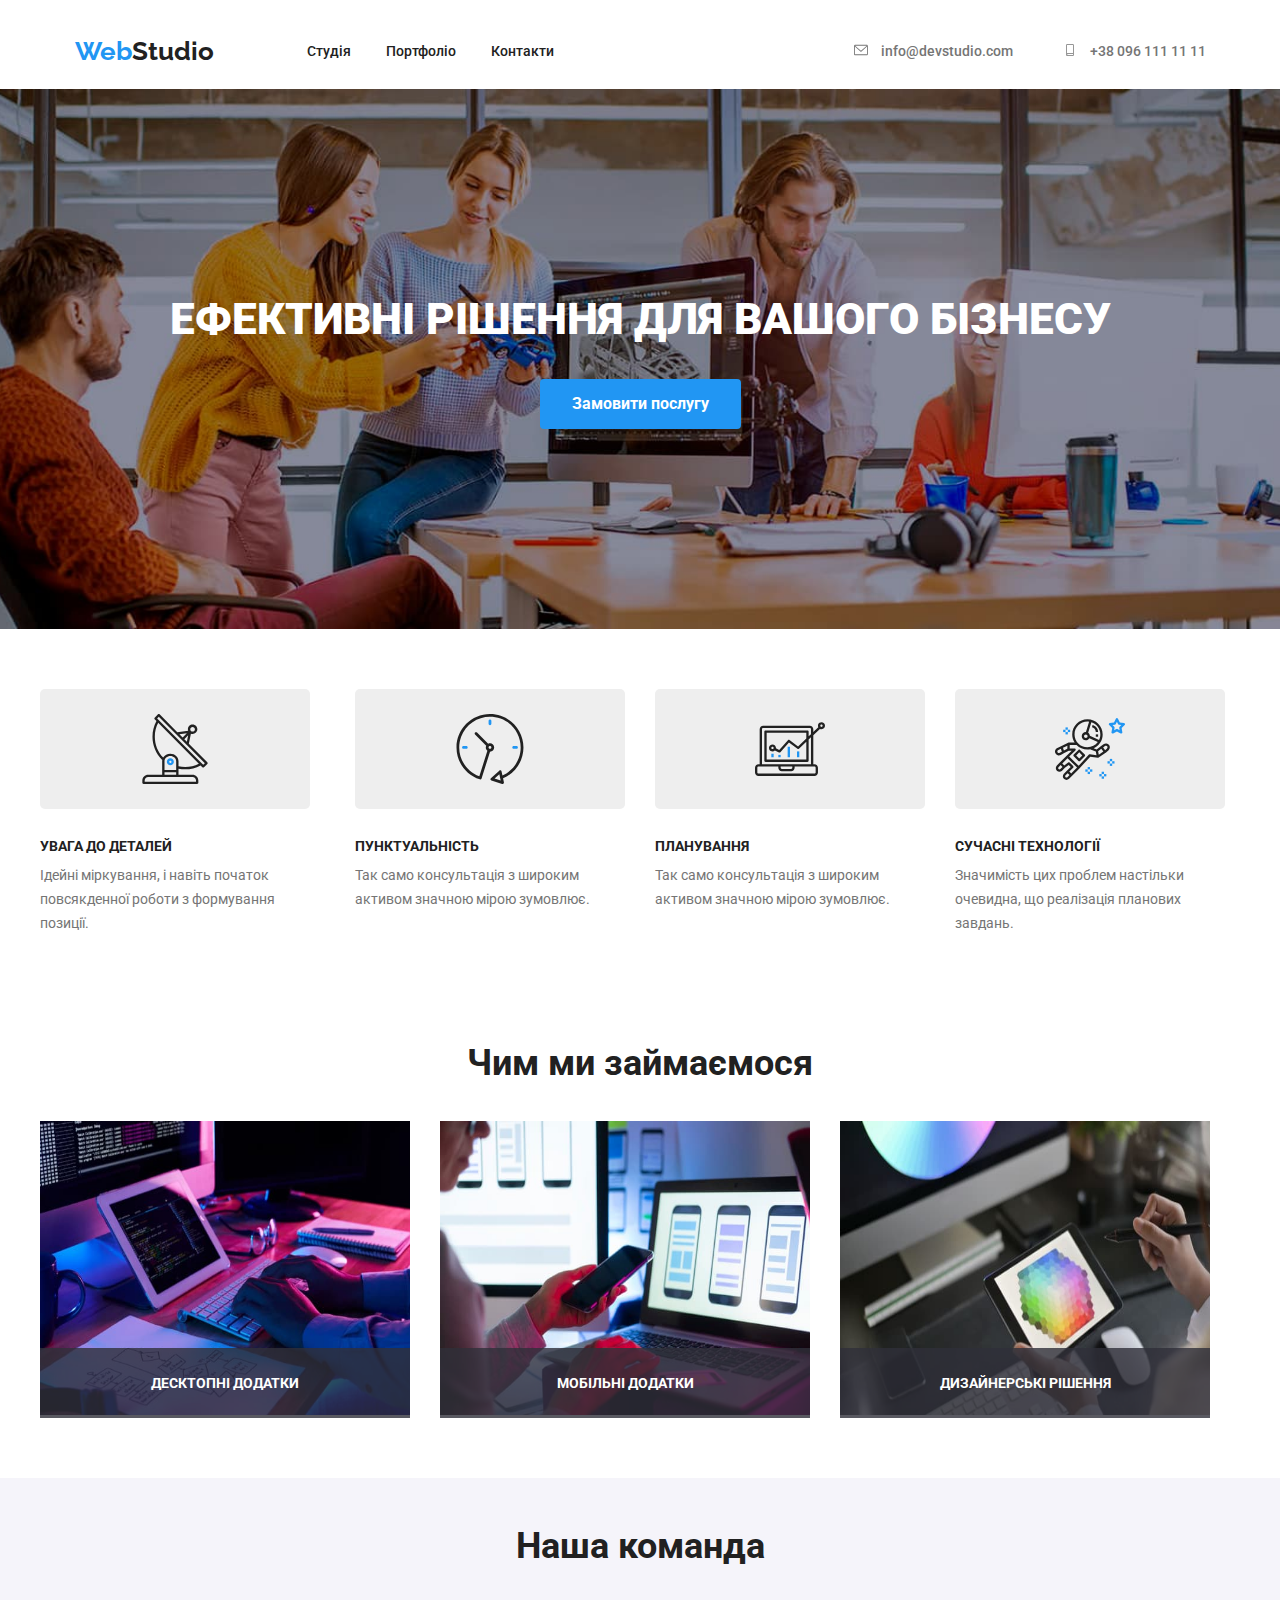
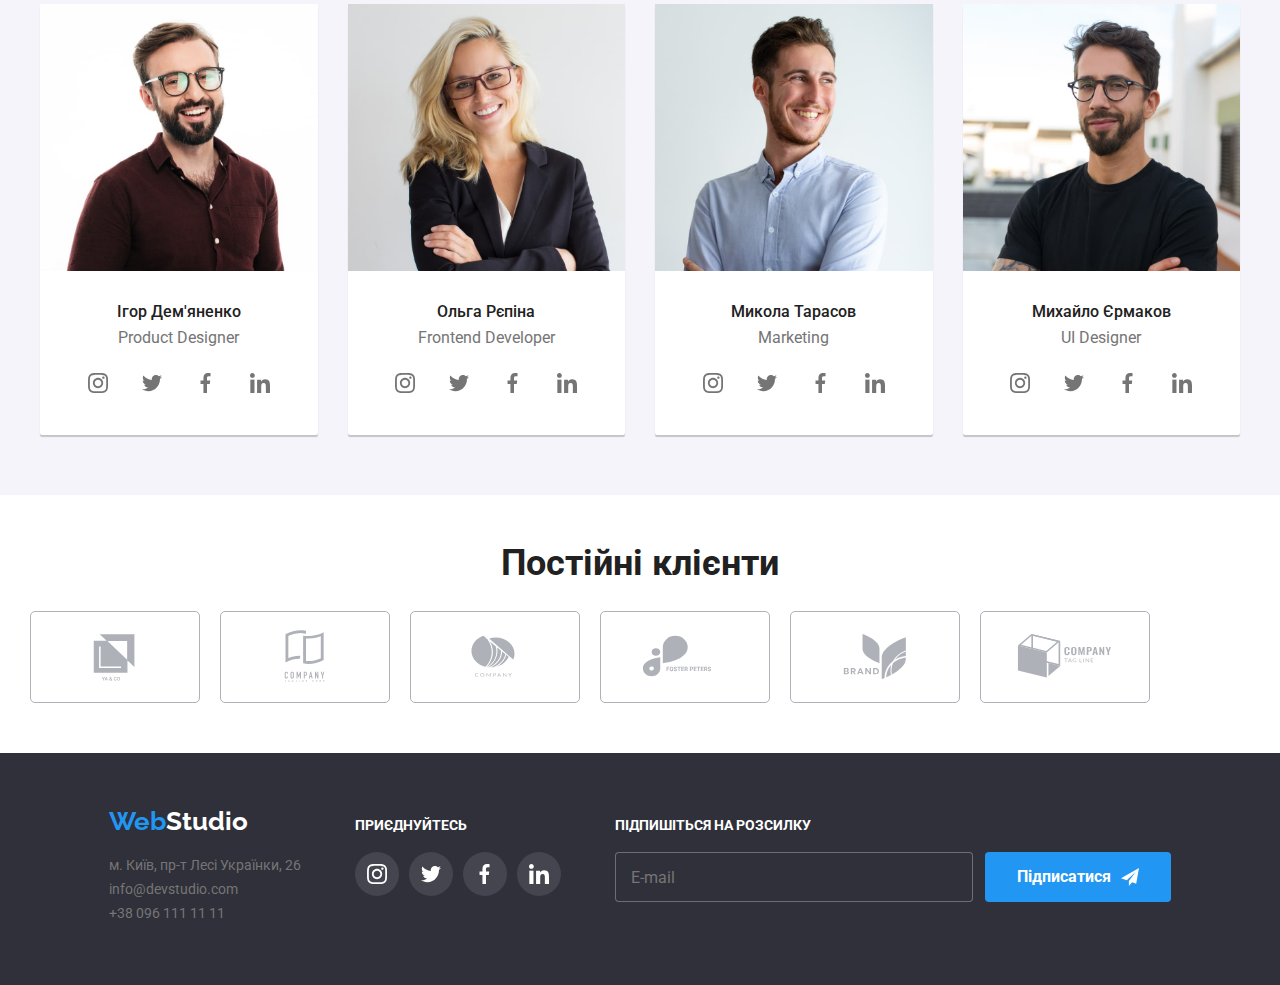
<file: index.html>
<!DOCTYPE html>
<html lang="en">
  <head>
    <meta charset="UTF-8" />
    <meta name="viewport" content="width=device-width, initial-scale=1.0" />
    <link
      href="https://fonts.googleapis.com/css2?family=Raleway:wght@700&family=Roboto:wght@400;500;700&display=swap"
      rel="stylesheet"
    />
    <link
      rel="stylesheet"
      href="https://cdnjs.cloudflare.com/ajax/libs/modern-normalize/1.1.0/modern-normalize.min.css"
    />
    <link rel="stylesheet" href="./css/main.min.css" />
    <title>Document</title>
  </head>
  <body>
    <header class="section-header">
      <div class="container-header">
        <nav class="container-menu">
          <a href="./index.html" class="logo">Web<span>Studio</span></a>
          <button
            class="menu-button"
            data-menu-button
            aria-expanded="false"
            aria-controls="menu-container"
          >
            <svg width="40px" height="40px" aria-label="Перемикач меню">
              <use class="icon-menu" href="./images/icons.svg#icon-phone"></use>
              <use
                class="icon-close"
                href="./images/icons.svg#icon-close"
              ></use>
            </svg>
          </button>
          <div class="site-nav" id="menu-container" data-menu>
            <ul class="site-nav__list">
              <li class="site-nav__item">
                <a class="site-nav__link" href="./index.html">Студія</a>
              </li>
              <li class="site-nav__item">
                <a class="site-nav__link" href="./portfolio.html">Портфоліо</a>
              </li>
              <li class="site-nav__item">
                <a class="site-nav__link" href="#">Контакти</a>
              </li>
            </ul>
            <ul class="button-list">
              <li class="button-item">
                <button type="button" class="button-header">
                  <svg class="button-icon">
                    <use href="./images/icons.svg#icon-mail"></use>
                  </svg>
                  info@devstudio.com
                </button>
              </li>
              <li class="button-item">
                <button type="button" class="button-header">
                  <svg class="button-icon">
                    <use href="./images/icons.svg#icon-smartphone"></use>
                  </svg>
                  +38 096 111 11 11
                </button>
              </li>
            </ul>
            <ul class="header-networks">
              <li class="header-networks__item">
                <a
                  href="https://www.instagram.com/"
                  class="header-networks__link"
                  >Instagram</a
                >
              </li>
              <li class="header-networks__item">
                <a href="https://x.com/" class="header-networks__link"
                  >Twitter</a
                >
              </li>
              <li class="header-networks__item">
                <a
                  href="https://www.facebook.com/login/?locale=uk_UA"
                  class="header-networks__link"
                  >Facebook</a
                >
              </li>
              <li class="header-networks__item">
                <a href="https://ua.linkedin.com/" class="header-networks__link"
                  >LinkedIn</a
                >
              </li>
            </ul>
          </div>
        </nav>
      </div>
    </header>
    <main>
      <section class="section-hero">
        <div class="hero-container">
          <h1 class="section-hero__title">
            Ефективні рішення для вашого бізнесу
          </h1>
          <button data-modal-open class="section-hero__btn" type="button">
            Замовити послугу
          </button>
        </div>
      </section>
      <section class="element">
        <div class="element__container">
          <ul class="features__list">
            <li class="features__item">
              <a href="#" class="features__link">
                <svg class="features__icon" width="70px">
                  <use href="./images/icons.svg#icon-antenna"></use>
                </svg>
              </a>
              <h3 class="features__name">УВАГА ДО ДЕТАЛЕЙ</h3>
              <p class="features__text">
                Ідейні міркування, і навіть початок повсякденної роботи з
                формування позиції.
              </p>
            </li>
            <li class="features__item">
              <a href="#" class="features__link">
                <svg class="features__icon" width="70px">
                  <use href="./images/icons.svg#icon-clock"></use>
                </svg>
              </a>
              <h3 class="features__name">ПУНКТУАЛЬНІСТЬ</h3>
              <p class="features__text">
                Так само консультація з широким активом значною мірою зумовлює.
              </p>
            </li>
            <li class="features__item">
              <a href="#" class="features__link">
                <svg class="features__icon" width="70px">
                  <use href="./images/icons.svg#icon-diagram-1"></use>
                </svg>
              </a>
              <h3 class="features__name">ПЛАНУВАННЯ</h3>
              <p class="features__text">
                Так само консультація з широким активом значною мірою зумовлює.
              </p>
            </li>
            <li class="features__item">
              <a href="#" class="features__link">
                <svg class="features__icon" width="70px">
                  <use href="./images/icons.svg#icon-astronaut"></use>
                </svg>
              </a>

              <h3 class="features__name">СУЧАСНІ ТЕХНОЛОГІЇ</h3>
              <p class="features__text">
                Значимість цих проблем настільки очевидна, що реалізація
                планових завдань.
              </p>
            </li>
          </ul>
        </div>
      </section>
      <section class="element work">
        <div class="element__container">
          <h2 class="element__title">Чим ми займаємося</h2>
          <ul class="work__list">
            <li class="work__item">
              <img
                src="./images/фото1.jpg"
                alt="photo"
                width="370px"
                height="294px"
              />
              <p class="work__name">Десктопні додатки</p>
            </li>
            <li class="work__item">
              <img
                src="./images/фото2.jpg"
                alt="photo"
                width="370px"
                height="294px"
              />
              <p class="work__name">Мобільні додатки</p>
            </li>
            <li class="work__item">
              <img
                src="./images/фото3.jpg"
                alt="photo"
                width="370px"
                height="294px"
              />
              <p class="work__name">Дизайнерські рішення</p>
            </li>
          </ul>
        </div>
      </section>
      <section class="element team">
        <div class="element__container">
          <h2 class="element__title">Наша команда</h2>
          <ul class="team__list">
            <li class="team__item">
              <img
                srcset="
                  ./images/team/team.card-1.mobile.jpg   480w,
                  ./images/team/team.card-1.tablet.jpg   768w,
                  ./images/team/team.card-1.desktop.jpg 1200w
                "
                sizes="(max-width: 480px) 100vw,
                (max-width: 768px) 100vw
                (min-width: 1200px) 1200px"
                src="./images/team/team.card-1.mobile.jpg"
                alt="photo"
                width="100%"
              />
              <p class="team__name">Ігор Дем'яненко</p>
              <p class="team__profession">Product Designer</p>
              <ul class="networks">
                <li class="networks__item">
                  <a href="https://www.instagram.com/" class="networks__link">
                    <svg class="networks__icon">
                      <use href="./images/icons.svg#icon-instagram"></use>
                    </svg>
                  </a>
                </li>
                <li class="networks__item">
                  <a href="https://x.com/" class="networks__link">
                    <svg class="networks__icon">
                      <use href="./images/icons.svg#icon-twitter"></use>
                    </svg>
                  </a>
                </li>
                <li class="networks__item">
                  <a
                    href="https://www.facebook.com/login/?locale=uk_UA"
                    class="networks__link"
                  >
                    <svg class="networks__icon">
                      <use href="./images/icons.svg#icon-facebook"></use>
                    </svg>
                  </a>
                </li>
                <li class="networks__item">
                  <a href="https://ua.linkedin.com/" class="networks__link">
                    <svg class="networks__icon">
                      <use href="./images/icons.svg#icon-linkedin-1"></use>
                    </svg>
                  </a>
                </li>
              </ul>
            </li>
            <li class="team__item">
              <img
                srcset="
                  ./images/team/team.card-2.mobile.jpg   480w,
                  ./images/team/team.card-2.tablet.jpg   768w,
                  ./images/team/team.card-2.desktop.jpg 1200w
                "
                sizes="(max-width: 480px) 100vw,
                (max-width: 768px) 100vw
                (min-width: 1200px) 1200px"
                src="./images/team/team.card-2.mobile.jpg"
                alt="photo"
                width="100%"
              />
              <p class="team__name">Ольга Рєпіна</p>
              <p class="team__profession">Frontend Developer</p>
              <ul class="networks">
                <li class="networks__item">
                  <a href="https://www.instagram.com/" class="networks__link">
                    <svg class="networks__icon">
                      <use href="./images/icons.svg#icon-instagram"></use>
                    </svg>
                  </a>
                </li>
                <li class="networks__item">
                  <a href="https://x.com/" class="networks__link">
                    <svg class="networks__icon">
                      <use href="./images/icons.svg#icon-twitter"></use>
                    </svg>
                  </a>
                </li>
                <li class="networks__item">
                  <a
                    href="https://www.facebook.com/login/?locale=uk_UA"
                    class="networks__link"
                  >
                    <svg class="networks__icon">
                      <use href="./images/icons.svg#icon-facebook"></use>
                    </svg>
                  </a>
                </li>
                <li class="networks__item">
                  <a href="https://ua.linkedin.com/" class="networks__link">
                    <svg class="networks__icon">
                      <use href="./images/icons.svg#icon-linkedin-1"></use>
                    </svg>
                  </a>
                </li>
              </ul>
            </li>
            <li class="team__item">
              <img
                srcset="
                  ./images/team/team.card-3.mobile.jpg   480w,
                  ./images/team/team.card-3.tablet.jpg   768w,
                  ./images/team/team.card-3.desktop.jpg 1200w
                "
                sizes="(max-width: 480px) 100vw,
                (max-width: 768px) 100vw
                (min-width: 1200px) 1200px"
                src="./images/team/team.card-3.mobile.jpg"
                alt="photo"
                width="100%"
              />
              <p class="team__name">Микола Тарасов</p>
              <p class="team__profession">Marketing</p>
              <ul class="networks">
                <li class="networks__item">
                  <a href="https://www.instagram.com/" class="networks__link">
                    <svg class="networks__icon">
                      <use href="./images/icons.svg#icon-instagram"></use>
                    </svg>
                  </a>
                </li>
                <li class="networks__item">
                  <a href="https://x.com/" class="networks__link">
                    <svg class="networks__icon">
                      <use href="./images/icons.svg#icon-twitter"></use>
                    </svg>
                  </a>
                </li>
                <li class="networks__item">
                  <a
                    href="https://www.facebook.com/login/?locale=uk_UA"
                    class="networks__link"
                  >
                    <svg class="networks__icon">
                      <use href="./images/icons.svg#icon-facebook"></use>
                    </svg>
                  </a>
                </li>
                <li class="networks__item">
                  <a href="https://ua.linkedin.com/" class="networks__link">
                    <svg class="networks__icon">
                      <use href="./images/icons.svg#icon-linkedin-1"></use>
                    </svg>
                  </a>
                </li>
              </ul>
            </li>
            <li class="team__item">
              <img
                srcset="
                  ./images/team/team.card-4.mobile.jpg   480w,
                  ./images/team/team.card-4.tablet.jpg   768w,
                  ./images/team/team.card-4.desktop.jpg 1200w
                "
                sizes="(max-width: 480px) 100vw,
                (max-width: 768px) 100vw
                (min-width: 1200px) 1200px"
                src="./images/team/team.card-4.mobile.jpg"
                alt="photo"
                width="100%"
              />
              <p class="team__name">Михайло Єрмаков</p>
              <p class="team__profession">UI Designer</p>
              <ul class="networks">
                <li class="networks__item">
                  <a href="https://www.instagram.com/" class="networks__link">
                    <svg class="networks__icon">
                      <use href="./images/icons.svg#icon-instagram"></use>
                    </svg>
                  </a>
                </li>
                <li class="networks__item">
                  <a href="https://x.com/" class="networks__link">
                    <svg class="networks__icon">
                      <use href="./images/icons.svg#icon-twitter"></use>
                    </svg>
                  </a>
                </li>
                <li class="networks__item">
                  <a
                    href="https://www.facebook.com/login/?locale=uk_UA"
                    class="networks__link"
                  >
                    <svg class="networks__icon">
                      <use href="./images/icons.svg#icon-facebook"></use>
                    </svg>
                  </a>
                </li>
                <li class="networks__item">
                  <a href="https://ua.linkedin.com/" class="networks__link">
                    <svg class="networks__icon">
                      <use href="./images/icons.svg#icon-linkedin-1"></use>
                    </svg>
                  </a>
                </li>
              </ul>
            </li>
          </ul>
        </div>
      </section>
      <section class="element">
        <div class="element__container">
          <h2 class="element__title">Постійні клієнти</h2>
          <ul class="client__list">
            <li class="client__item">
              <svg class="client__icon">
                <use href="./images/icons.svg#icon-group-1"></use>
              </svg>
            </li>
            <li class="client__item">
              <svg class="client__icon">
                <use href="./images/icons.svg#icon-group-2"></use>
              </svg>
            </li>
            <li class="client__item">
              <svg class="client__icon">
                <use href="./images/icons.svg#icon-group-3"></use>
              </svg>
            </li>
            <li class="client__item">
              <svg class="client__icon">
                <use href="./images/icons.svg#icon-group-4"></use>
              </svg>
            </li>
            <li class="client__item">
              <svg class="client__icon">
                <use href="./images/icons.svg#icon-group-5"></use>
              </svg>
            </li>
            <li class="client__item">
              <svg class="client__icon">
                <use href="./images/icons.svg#icon-group-6"></use>
              </svg>
            </li>
          </ul>
        </div>
      </section>
    </main>
    <footer class="footer">
      <div class="footer__container">
        <div class="container">
          <a class="footer__logo" href="./index.html">
            Web<span>Studio</span></a
          >
          <address>
            <ul class="address__list">
              <li class="address__item">
                <a class="address__link" href="#"
                  >м. Київ, пр-т Лесі Українки, 26</a
                >
              </li>
              <li class="address__item">
                <a class="address__link" href="#">info@devstudio.com</a>
              </li>
              <li class="address__item">
                <a class="address__link" href="#">+38 096 111 11 11</a>
              </li>
            </ul>
          </address>
        </div>
        <div class="join">
          <h3 class="join__title">Приєднуйтесь</h3>
          <ul class="networks">
            <li class="networks__item">
              <a href="https://www.instagram.com/" class="networks__link bcgd">
                <svg class="networks__icon">
                  <use href="./images/icons.svg#icon-instagram"></use>
                </svg>
              </a>
            </li>
            <li class="networks__item">
              <a href="https://x.com/" class="networks__link bcgd">
                <svg class="networks__icon">
                  <use href="./images/icons.svg#icon-twitter"></use>
                </svg>
              </a>
            </li>
            <li class="networks__item">
              <a
                href="https://www.facebook.com/login/?locale=uk_UA"
                class="networks__link bcgd"
              >
                <svg class="networks__icon">
                  <use href="./images/icons.svg#icon-facebook"></use>
                </svg>
              </a>
            </li>
            <li class="networks__item">
              <a href="https://ua.linkedin.com/" class="networks__link bcgd">
                <svg class="networks__icon">
                  <use href="./images/icons.svg#icon-linkedin-1"></use>
                </svg>
              </a>
            </li>
          </ul>
        </div>
        <div class="subscribe">
          <div class="subscribe__container">
            <label for="email" class="join__title"
              >Підпишіться на розсилку</label
            >
            <input
              type="text"
              name="email"
              id="email"
              class="footer-email"
              placeholder="E-mail"
            />
          </div>
          <button class="section-hero__btn send" type="submit">
            Підписатися<svg width="18px" height="18px">
              <use href="./images/icons.svg#icon-icon-send"></use>
            </svg>
          </button>
        </div>
      </div>
    </footer>
    <div class="backdrop is-hidden" data-modal>
      <div class="modal">
        <button class="modal-close" data-modal-close>
          <svg class="close-btn">
            <use href="./images/icons.svg#icon-close"></use>
          </svg>
        </button>
        <form class="form">
          <h2 class="modal-title">Залиште свої дані, ми вам передзвонимо</h2>
          <ul class="modal-list">
            <li class="modal-item">
              <label for="name" class="form-name">Iм'я</label>
              <input type="text" name="name" id="name" />
              <svg class="modal-icon">
                <use href="./images/icons.svg#icon-person"></use>
              </svg>
            </li>
            <li class="modal-item">
              <label for="tel" class="form-name">Телефон</label>
              <input type="text" name="tel" id="tel" />
              <svg class="modal-icon">
                <use href="./images/icons.svg#icon-phone"></use>
              </svg>
            </li>
            <li class="modal-item">
              <label for="email" class="form-name">Пошта</label>
              <input type="text" name="email" id="email" />
              <svg class="modal-icon">
                <use href="./images/icons.svg#icon-email"></use>
              </svg>
            </li>
          </ul>
          <div class="modal-item">
            <label class="form-name">Коментар</label>
            <textarea placeholder="Введіть текст"></textarea>
          </div>
          <div class="vector-container">
            <label class="checkbox-label">
              <input
                class="checkbox"
                type="checkbox"
                name="checkbox"
                value=""
              />
              <p class="contract">
                Погоджуюся з розсилкою та приймаю <span>Умови договору</span>
              </p></label
            >
          </div>
          <button class="section-hero__btn">Відправити</button>
        </form>
      </div>
    </div>
    <script src="./js/modal.js"></script>
    <script src="./js/menu.js"></script>
  </body>
</html>
</file>
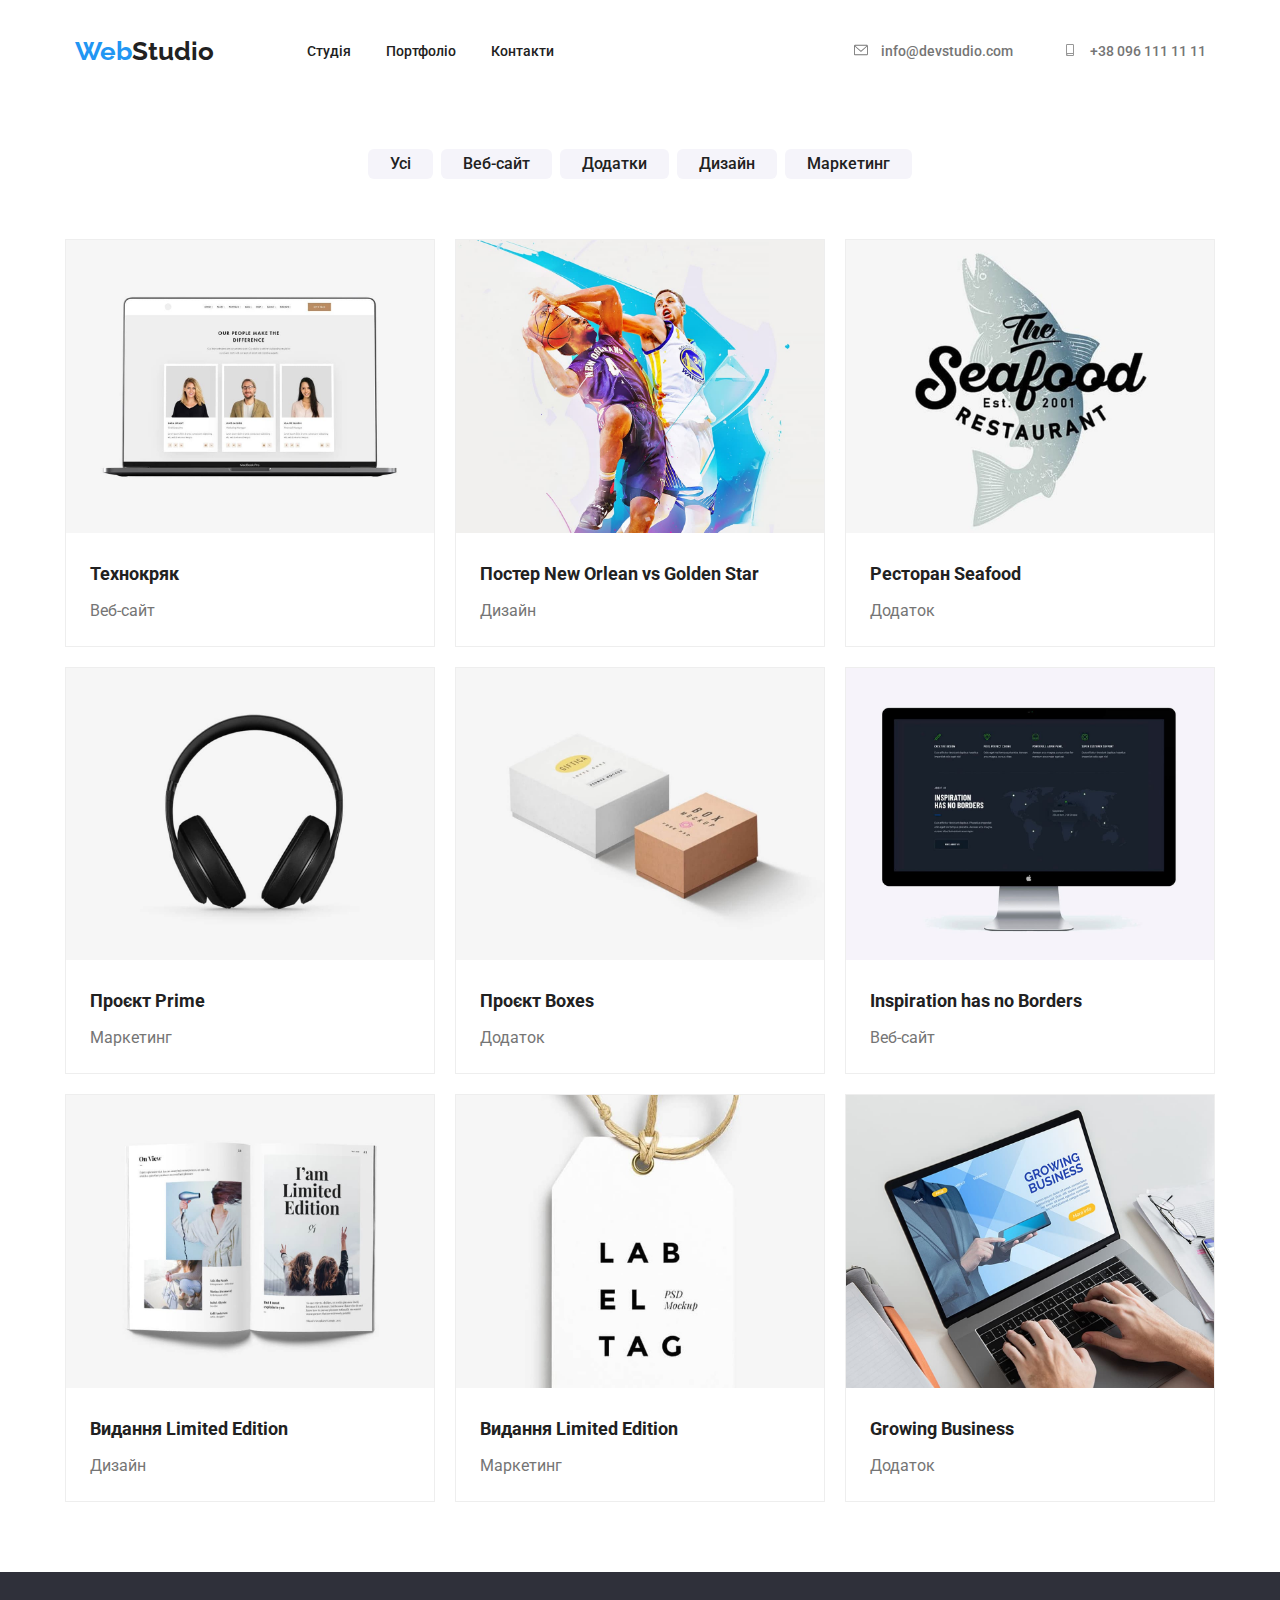
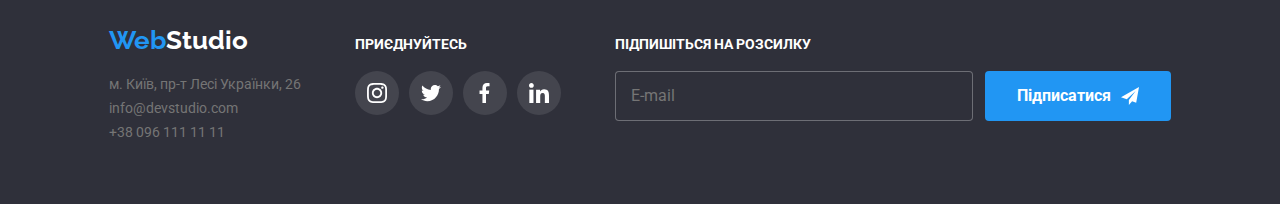
<file: portfolio.html>
<!DOCTYPE html>
<html lang="en">
  <head>
    <meta charset="UTF-8" />
    <meta name="viewport" content="width=device-width, initial-scale=1.0" />
    <link
      href="https://fonts.googleapis.com/css2?family=Raleway:wght@700&family=Roboto:wght@400;500;700&display=swap"
      rel="stylesheet"
    />
    <link
      rel="stylesheet"
      href="https://cdnjs.cloudflare.com/ajax/libs/modern-normalize/1.1.0/modern-normalize.min.css"
    />
    <link rel="stylesheet" href="./css/main.min.css" />
    <title>Document</title>
  </head>
  <body>
    <header class="section-header">
      <div class="container-header">
        <nav class="container-menu">
          <a href="./index.html" class="logo">Web<span>Studio</span></a>
          <button
            class="menu-button"
            data-menu-button
            aria-expanded="false"
            aria-controls="menu-container"
          >
            <svg width="40px" height="40px" aria-label="Перемикач меню">
              <use class="icon-menu" href="./images/icons.svg#icon-phone"></use>
              <use
                class="icon-close"
                href="./images/icons.svg#icon-close"
              ></use>
            </svg>
          </button>
          <div class="site-nav" id="menu-container" data-menu>
            <ul class="site-nav__list">
              <li class="site-nav__item">
                <a class="site-nav__link" href="./index.html">Студія</a>
              </li>
              <li class="site-nav__item">
                <a class="site-nav__link" href="./portfolio.html">Портфоліо</a>
              </li>
              <li class="site-nav__item">
                <a class="site-nav__link" href="#">Контакти</a>
              </li>
            </ul>
            <ul class="button-list">
              <li class="button-item">
                <button type="button" class="button-header">
                  <svg class="button-icon">
                    <use href="./images/icons.svg#icon-mail"></use>
                  </svg>
                  info@devstudio.com
                </button>
              </li>
              <li class="button-item">
                <button type="button" class="button-header">
                  <svg class="button-icon">
                    <use href="./images/icons.svg#icon-smartphone"></use>
                  </svg>
                  +38 096 111 11 11
                </button>
              </li>
            </ul>
            <ul class="header-networks">
              <li class="header-networks__item">
                <a
                  href="https://www.instagram.com/"
                  class="header-networks__link"
                  >Instagram</a
                >
              </li>
              <li class="header-networks__item">
                <a href="https://x.com/" class="header-networks__link"
                  >Twitter</a
                >
              </li>
              <li class="header-networks__item">
                <a
                  href="https://www.facebook.com/login/?locale=uk_UA"
                  class="header-networks__link"
                  >Facebook</a
                >
              </li>
              <li class="header-networks__item">
                <a href="https://ua.linkedin.com/" class="header-networks__link"
                  >LinkedIn</a
                >
              </li>
            </ul>
          </div>
        </nav>
      </div>
    </header>
    <main>
      <section class="section-button">
        <div class="button-container">
          <ul class="button__list">
            <li class="button__item">
              <button class="button__name" type="button">Усі</button>
            </li>
            <li class="button__item">
              <button class="button__name" type="button">Веб-сайт</button>
            </li>
            <li class="button__item">
              <button class="button__name" type="button">Додатки</button>
            </li>
            <li class="button__item">
              <button class="button__name" type="button">Дизайн</button>
            </li>
            <li class="button__item">
              <button class="button__name" type="button">Маркетинг</button>
            </li>
          </ul>
          <ul class="card__list">
            <li class="card__item">
              <p class="card__text">
                Ресурс пропонує комплексні пропозиції з різним рівнем
                функціоналу та сервісів. Все це дозволить відвідувачу отримати
                вичерпні відомості про компанію чи приватну особу.
              </p>
              <img
                srcset="
                  ./images/portfolio/card-1.mobile.jpg   480w,
                  ./images/portfolio/card-1.tablet.jpg   768w,
                  ./images/portfolio/card-1.desktop.jpg 1200w
                "
                sizes="(max-width: 480px) 100vw,
                (max-width: 768px) 100vw, 
                (min-width: 769px) 1200px"
                src="./images/portfolio/card-1.mobile.jpg"
                alt="picture"
                width="100%"
              />
              <p class="card__name">Технокряк</p>
              <p class="card__btn">Веб-сайт</p>
            </li>
            <li class="card__item">
              <p class="card__text">
                Ресурс пропонує комплексні пропозиції з різним рівнем
                функціоналу та сервісів. Все це дозволить відвідувачу отримати
                вичерпні відомості про компанію чи приватну особу.
              </p>
              <img
                srcset="
                  ./images/portfolio/card-2.mobile.jpg   480w,
                  ./images/portfolio/card-2.tablet.jpg   768w,
                  ./images/portfolio/card-2.desktop.jpg 1200w
                "
                sizes="(max-width: 480px) 100vw,
                (max-width: 768px) 100vw, 
                (min-width: 769px) 1200px"
                src="./images/portfolio/card-2.mobile.jpg"
                alt="picture"
                width="100%"
              />
              <p class="card__name">Постер New Orlean vs Golden Star</p>
              <p class="card__btn">Дизайн</p>
            </li>
            <li class="card__item">
              <p class="card__text">
                Ресурс пропонує комплексні пропозиції з різним рівнем
                функціоналу та сервісів. Все це дозволить відвідувачу отримати
                вичерпні відомості про компанію чи приватну особу.
              </p>
              <img
                srcset="
                  ./images/portfolio/card-3.mobile.jpg   480w,
                  ./images/portfolio/card-3.tablet.jpg   768w,
                  ./images/portfolio/card-3.desktop.jpg 1200w
                "
                sizes="(max-width: 480px) 100vw,
                (max-width: 768px) 100vw, 
                (min-width: 769px) 1200px"
                src="./images/portfolio/card-3.mobile.jpg"
                alt="picture"
                width="100%"
              />
              <p class="card__name">Ресторан Seafood</p>
              <p class="card__btn">Додаток</p>
            </li>
            <li class="card__item">
              <p class="card__text">
                Ресурс пропонує комплексні пропозиції з різним рівнем
                функціоналу та сервісів. Все це дозволить відвідувачу отримати
                вичерпні відомості про компанію чи приватну особу.
              </p>
              <img
                srcset="
                  ./images/portfolio/card-4.mobile.jpg   480w,
                  ./images/portfolio/card-4.tablet.jpg   768w,
                  ./images/portfolio/card-4.desktop.jpg 1200w
                "
                src="./images/portfolio/card-4.mobile.jpg"
                alt="picture"
                width="100%"
              />
              <p class="card__name">Проєкт Prime</p>
              <p class="card__btn">Маркетинг</p>
            </li>
            <li class="card__item">
              <p class="card__text">
                Ресурс пропонує комплексні пропозиції з різним рівнем
                функціоналу та сервісів. Все це дозволить відвідувачу отримати
                вичерпні відомості про компанію чи приватну особу.
              </p>
              <img
                srcset="
                  ./images/portfolio/card-5.mobile.jpg   480w,
                  ./images/portfolio/card-5.tablet.jpg   768w,
                  ./images/portfolio/card-5.desktop.jpg 1200w
                "
                sizes="(max-width: 480px) 100vw,
                (max-width: 768px) 100vw, 
                (min-width: 769px) 1200px"
                src="./images/portfolio/card-5.mobile.jpg"
                alt="picture"
                width="100%"
              />
              <p class="card__name">Проєкт Boxes</p>
              <p class="card__btn">Додаток</p>
            </li>
            <li class="card__item">
              <p class="card__text">
                Ресурс пропонує комплексні пропозиції з різним рівнем
                функціоналу та сервісів. Все це дозволить відвідувачу отримати
                вичерпні відомості про компанію чи приватну особу.
              </p>
              <img
                srcset="
                  ./images/portfolio/card-6.mobile.jpg   480w,
                  ./images/portfolio/card-6.tablet.jpg   768w,
                  ./images/portfolio/card-6.desktop.jpg 1200w
                "
                sizes="(max-width: 480px) 100vw,
                (max-width: 768px) 100vw, 
                (min-width: 769px) 1200px"
                src="./images/portfolio/card-6.mobile.jpg"
                alt="picture"
                width="100%"
              />
              <p class="card__name">Inspiration has no Borders</p>
              <p class="card__btn">Веб-сайт</p>
            </li>
            <li class="card__item">
              <p class="card__text">
                Ресурс пропонує комплексні пропозиції з різним рівнем
                функціоналу та сервісів. Все це дозволить відвідувачу отримати
                вичерпні відомості про компанію чи приватну особу.
              </p>
              <img
                srcset="
                  ./images/portfolio/card-7.mobile.jpg   480w,
                  ./images/portfolio/card-7.tablet.jpg   768w,
                  ./images/portfolio/card-7.desktop.jpg 1200w
                "
                sizes="(max-width: 480px) 100vw,
                (max-width: 768px) 100vw, 
                (min-width: 769px) 1200px"
                src="./images/portfolio/card-7.mobile.jpg"
                alt="picture"
                width="100%"
              />
              <p class="card__name">Видання Limited Edition</p>
              <p class="card__btn">Дизайн</p>
            </li>
            <li class="card__item">
              <p class="card__text">
                Ресурс пропонує комплексні пропозиції з різним рівнем
                функціоналу та сервісів. Все це дозволить відвідувачу отримати
                вичерпні відомості про компанію чи приватну особу.
              </p>
              <img
                srcset="
                  ./images/portfolio/card-8.mobile.jpg   480w,
                  ./images/portfolio/card-8.tablet.jpg   768w,
                  ./images/portfolio/card-8.desktop.jpg 1200w
                "
                sizes="(max-width: 480px) 100vw,
                (max-width: 768px) 100vw, 
                (min-width: 769px) 1200px"
                src="./images/portfolio/card-8.mobile.jpg"
                alt="picture"
                width="100%"
              />
              <p class="card__name">Видання Limited Edition</p>
              <p class="card__btn">Маркетинг</p>
            </li>
            <li class="card__item">
              <p class="card__text">
                Ресурс пропонує комплексні пропозиції з різним рівнем
                функціоналу та сервісів. Все це дозволить відвідувачу отримати
                вичерпні відомості про компанію чи приватну особу.
              </p>
              <img
                srcset="
                  ./images/portfolio/card-9.mobile.jpg   480w,
                  ./images/portfolio/card-9.tablet.jpg   768w,
                  ./images/portfolio/card-9.desktop.jpg 1200w
                "
                sizes="(max-width: 480px) 100vw,
                (max-width: 768px) 100vw, 
                (min-width: 769px) 1200px"
                src="./images/portfolio/card-9.mobile.jpg"
                alt="picture"
                width="100%"
              />
              <p class="card__name">Growing Business</p>
              <p class="card__btn">Додаток</p>
            </li>
          </ul>
        </div>
      </section>
    </main>
    <footer class="footer">
      <div class="footer__container">
        <div class="container">
          <a class="footer__logo" href="./index.html">
            Web<span>Studio</span></a
          >
          <address>
            <ul class="address__list">
              <li class="address__item">
                <a class="address__link" href="#"
                  >м. Київ, пр-т Лесі Українки, 26</a
                >
              </li>
              <li class="address__item">
                <a class="address__link" href="#">info@devstudio.com</a>
              </li>
              <li class="address__item">
                <a class="address__link" href="#">+38 096 111 11 11</a>
              </li>
            </ul>
          </address>
        </div>
        <div class="join">
          <h3 class="join__title">Приєднуйтесь</h3>
          <ul class="networks">
            <li class="networks__item">
              <a href="https://www.instagram.com/" class="networks__link bcgd">
                <svg class="networks__icon">
                  <use href="./images/icons.svg#icon-instagram"></use>
                </svg>
              </a>
            </li>
            <li class="networks__item">
              <a href="https://x.com/" class="networks__link bcgd">
                <svg class="networks__icon">
                  <use href="./images/icons.svg#icon-twitter"></use>
                </svg>
              </a>
            </li>
            <li class="networks__item">
              <a
                href="https://www.facebook.com/login/?locale=uk_UA"
                class="networks__link bcgd"
              >
                <svg class="networks__icon">
                  <use href="./images/icons.svg#icon-facebook"></use>
                </svg>
              </a>
            </li>
            <li class="networks__item">
              <a href="https://ua.linkedin.com/" class="networks__link bcgd">
                <svg class="networks__icon">
                  <use href="./images/icons.svg#icon-linkedin-1"></use>
                </svg>
              </a>
            </li>
          </ul>
        </div>
        <div class="subscribe">
          <div class="subscribe__container">
            <label for="email" class="join__title"
              >Підпишіться на розсилку</label
            >
            <input
              type="text"
              name="email"
              id="email"
              class="footer-email"
              placeholder="E-mail"
            />
          </div>
          <button class="section-hero__btn send" type="submit">
            Підписатися<svg width="18px" height="18px">
              <use href="./images/icons.svg#icon-icon-send"></use>
            </svg>
          </button>
        </div>
      </div>
    </footer>
  </body>
  <script src="./js/menu.js"></script>
</html>
</file>
<file: css/main.min.css>
*{margin:0;padding:0;box-sizing:border-box}body{font-family:Roboto;line-height:100%;letter-spacing:3%;background-color:#fff}a{text-decoration:none}ul{list-style:none;margin-top:0;margin-bottom:0;padding:0}h1,h2,h3,p{margin-top:0;margin-bottom:0}@media screen and (max-width: 767px){.section-header{padding-top:16px;padding-bottom:16px}}@media screen and (min-width: 768px){.section-header{display:flex;padding-top:20px;padding-bottom:20px}}@media screen and (min-width: 1200px){.section-header{padding-top:43px;padding-bottom:30px}}.container-header{margin-left:auto;margin-right:auto}@media screen and (max-width: 767px){.container-header{min-width:320px;position:relative}}@media screen and (min-width: 768px)and (max-width: 1199px){.container-header{width:768px}}@media screen and (min-width: 1200px){.container-header{width:1200px;display:flex;justify-content:space-around}}@media screen and (max-width: 768px){.container-menu{padding:0 15px;display:flex;align-items:center}}@media screen and (min-width: 768px){.container-menu{padding:0 15px;display:flex;align-items:center}}@media screen and (min-width: 1200px){.container-menu{display:flex;justify-content:space-between}}.menu-button .icon-close{display:none}.menu-button.is-open .icon-close{display:block}.menu-button.is-open .icon-menu{display:none}.menu-button.is-open svg{z-index:2}.logo{color:#2196f3;font-family:Raleway;font-weight:700;font-size:26px}@media screen and (max-width: 767px){.logo{margin-right:276px}}@media screen and (min-width: 768px){.logo{margin-right:87px}}@media screen and (min-width: 1200px){.logo{margin-right:93px}}.logo span{color:#212121}@media screen and (max-width: 768px){.site-nav{display:none}.site-nav.is-open{display:block;z-index:1;position:absolute;top:0;height:800px;left:0;width:100%;background-color:#fff;padding:48px 40px}}@media screen and (min-width: 768px){.site-nav{display:flex}}.site-nav__link{display:inline-block;position:relative;color:#212121;font-weight:500;font-size:40px;letter-spacing:2%;padding:0;transition-property:background-color,color;transition-duration:250ms;transition-timing-function:cubic-bezier(0.4, 0, 0.2, 1)}@media screen and (min-width: 768px){.site-nav__link{font-size:14px}}.site-nav__link:hover,.site-nav__link:focus{color:#2196f3}@media screen and (min-width: 1200px){.site-nav__link{font-size:14px}.site-nav__link::before:hover,.site-nav__link::before:focus{content:"";position:absolute;border-radius:2px;width:100%;height:4px;bottom:-33px;font-size:14px}}@media screen and (max-width: 767px){.button-item:not(:first-child){margin-bottom:30px}}@media screen and (min-width: 1200px){.button-item:not(:last-child){margin-right:50px}}@media screen and (max-width: 767px){.site-nav__item:not(:last-child){margin-bottom:35px}}@media screen and (min-width: 768px){.site-nav__item:not(:last-child){margin-right:35px}}@media screen and (max-width: 767px){.site-nav__list{margin-bottom:300px}}@media screen and (min-width: 768px)and (max-width: 1199px){.site-nav__list{display:flex;align-items:center;margin-right:90px}}@media screen and (min-width: 1200px){.site-nav__list{display:flex;margin-right:300px}}@media screen and (max-width: 767px){.button-list{display:flex;flex-direction:column-reverse;margin-bottom:64px}}@media screen and (min-width: 1200px){.button-list{display:flex}}.button-header{color:#757575;background-color:#fff;font-weight:500;font-size:38px;letter-spacing:2%;border:0;padding:0;transition-property:color;transition-duration:250ms;transition-timing-function:cubic-bezier(0.4, 0, 0.2, 1)}.button-header:hover,.button-header:focus{color:#2196f3}@media screen and (min-width: 768px){.button-header{font-size:14px}}.button-icon{height:12px;width:14px;margin-right:10px;fill:#757575}@media screen and (max-width: 767px){.button-icon{display:none}}.menu-button{display:inline-flex;margin:0;padding:0;border:none;background-color:rgba(0,0,0,0)}.menu-button:hover,.menu-button:focus{color:#2196f3}.header-networks{display:flex}@media screen and (min-width: 768px){.header-networks{display:none}}.header-networks__item{position:relative}.header-networks__item:not(:last-child){margin-right:20px}.header-networks__link{font-weight:500;font-size:18px;line-height:22px;letter-spacing:2%;color:#2196f3}.header-networks__link::before{content:"";display:block;position:absolute;width:1px;right:-14px;height:100%;background-color:#757575}@media screen and (min-width: 768px){.menu-button{display:none}}.section-hero{background-image:url(/images/overlay/overlay.mobile.jpg);background-position:center;background-size:cover;background-repeat:no-repeat;margin-left:auto;margin-right:auto}@media screen and (max-width: 768px){.section-hero{background-image:url(/images/overlay/overlay.mobile.2x.jpg);padding-top:118px;padding-bottom:118px;max-width:480px}}@media screen and (max-width: 768px)and (min-resolution: 2dppx){.section-hero{background-image:url(/images/overlay/overlay.mobile.2x.jpg)}}@media screen and (min-width: 768px)and (max-width: 1200px){.section-hero{max-width:768px;background-image:url(/images/overlay/overlay.tablet.jpg);padding-top:118px;padding-bottom:118px}}@media screen and (min-width: 768px)and (max-width: 1200px)and (min-resolution: 2dppx){.section-hero{background-image:url(/images/overlay/overlay.tablet.2x.jpg)}}@media screen and (min-width: 1200px){.section-hero{max-width:1600px;background-image:url(/images/overlay/overlay.decktop.jpg);padding-top:200px;padding-bottom:200px}}@media screen and (min-width: 1200px)and (min-resolution: 2dppx){.section-hero{background-image:url(/images/overlay/overlay.decktop.2x.jpg)}}.hero-container{padding:0 15px;text-align:center}.section-hero__title{color:#fff;font-weight:900;font-size:26px;line-height:42px;letter-spacing:6%;text-align:center;text-transform:uppercase;margin-bottom:30px}@media screen and (min-width: 1200px){.section-hero__title{font-size:44px;line-height:60px}}.section-hero__btn{color:#fff;background-color:#2196f3;border:0;font-weight:700;font-size:16px;line-height:30px;letter-spacing:6%;text-align:center;padding:10px 32px;border-radius:4px;cursor:pointer;margin:0 auto;display:block}.section-hero__btn.send{display:flex;justify-content:center;align-items:center}@media screen and (max-width: 1199px){.section-hero__btn.send{margin-top:20px}}.section-hero__btn.send svg{margin-left:10px}@media screen and (max-width: 768px){.section-hero__btn.send{margin-top:20px}}@media screen and (max-width: 1199px){.features__list{display:flex;flex-wrap:wrap}}@media screen and (min-width: 1200px){.features__list{display:flex}}@media screen and (max-width: 768px){.features__item{margin-bottom:30px}}@media screen and (min-width: 768px)and (max-width: 1199px){.features__item{width:calc((100% - 60px)/2);margin:15px}}@media screen and (min-width: 1200px){.features__item:not(:last-child){margin-right:30px}}.features__link{width:450px;background-color:#eee;border-radius:5px;height:120px;margin-bottom:30px;display:flex;justify-content:center}@media screen and (min-width: 768px){.features__link{width:354px}}@media screen and (min-width: 1200px){.features__link{width:270px}}.features__name{color:#212121;font-weight:700;font-size:14px;line-height:100%;text-transform:uppercase;margin-bottom:10px}@media screen and (max-width: 767px){.features__name{text-align:center}}.features__text{color:#757575;font-weight:400;font-size:14px;line-height:24px}@media screen and (max-width: 1199px){.work{display:none}}.work__list{display:flex}.work__item{position:relative}.work__item:not(:last-child){margin-right:30px}.work__name{position:absolute;width:100%;height:70px;bottom:0%;background-color:rgba(47,48,58,.8);color:#fff;font-weight:700;font-size:14px;line-height:100%;text-align:center;text-transform:uppercase;display:flex;align-items:center;justify-content:center}@media screen and (max-width: 1199px){.work{display:none}}.work__list{display:flex}.work__item{position:relative}.work__item:not(:last-child){margin-right:30px}.work__name{position:absolute;width:100%;height:70px;bottom:0%;background-color:rgba(47,48,58,.8);color:#fff;font-weight:700;font-size:14px;line-height:100%;text-align:center;text-transform:uppercase;display:flex;align-items:center;justify-content:center}.footer{background-color:#2f303a}@media screen and (min-width: 768px){.footer{text-align:center}}.footer__container{margin-left:auto;margin-right:auto;padding-left:15px;padding-right:15px}@media screen and (max-width: 767px){.footer__container{min-width:320px;text-align:center}}@media screen and (min-width: 768px)and (max-width: 1199px){.footer__container{width:768px;display:flex;flex-wrap:wrap;justify-content:space-evenly}}@media screen and (min-width: 1200px){.footer__container{width:1200px;text-align:left;display:flex;align-items:baseline;justify-content:space-evenly}}.container{padding-top:60px;padding-bottom:60px}@media screen and (min-width: 768px){.join{padding-top:60px}}.join__title{font-weight:700;font-size:14px;line-height:100%;text-transform:uppercase;margin-bottom:20px;color:#fff}.subscribe{padding-bottom:60px}@media screen and (max-width: 767px){.subscribe{display:flex;flex-direction:column;align-items:center}}@media screen and (min-width: 768px)and (max-width: 1199px){.subscribe{display:flex;flex-direction:column}}@media screen and (min-width: 1200px){.subscribe{display:flex;flex-direction:row;align-items:flex-end;padding-bottom:0px}}.footer-email{background-color:#2f303a;width:358px;height:50px;padding:15px;border:1px solid hsla(0,0%,100%,.3019607843);border-radius:4px;color:#afb1b8;outline:none}.footer-email:hover{border-color:#2196f3;transition-property:border-color;transition-duration:250ms;transition-timing-function:cubic-bezier(0.4, 0, 0.2, 1)}.footer__logo{color:#2196f3;font-family:Raleway;font-weight:700;font-size:26px}.footer__logo span{color:#fff}.address__list{margin-top:20px}.address__link{color:#757575;font-weight:400;font-size:14px;line-height:24px;font-style:normal;transition-property:color;transition-duration:250ms;transition-timing-function:cubic-bezier(0.4, 0, 0.2, 1)}.address__link:hover{color:#fff}.address__link:not(:last-child){margin-bottom:8px}.subscribe__container{display:flex;flex-direction:column;margin-right:12px}.networks{display:flex;justify-content:center;padding-bottom:30px}.networks__item:not(:last-child){margin-right:10px}.networks__link{width:44px;height:44px;border-radius:50%;display:flex;justify-content:center;align-items:center;color:#757575}.networks__link.bcgd{background-color:hsla(0,0%,100%,.1019607843);color:#fff}.networks__link:hover{color:#fff;background-color:#2196f3;transition-property:background-color,color;transition-duration:250ms;transition-timing-function:cubic-bezier(0.4, 0, 0.2, 1)}.networks__icon{width:20px;height:20px}.section-button{padding-top:60px;padding-bottom:60px}.button-container{margin-left:auto;margin-right:auto}@media screen and (max-width: 767px){.button-container{width:480px;padding-left:15px;padding-right:15px}}@media screen and (min-width: 768px){.button-container{width:768px;padding-left:15px;padding-right:15px}}@media screen and (min-width: 1200px){.button-container{width:1200px}}.button__list{margin-bottom:50px}@media screen and (max-width: 767px){.button__list{display:flex;flex-wrap:wrap;gap:8px;row-gap:15px}}@media screen and (min-width: 768px){.button__list{display:flex;justify-content:center}}.button__item:not(:last-child){margin-right:8px}.button__name{border:none;border-radius:6px;background-color:#f5f4fa;color:#212121;font-weight:500;padding:6px 22px;cursor:pointer}.button__name:hover,.button__name:focus{background-color:#2196f3;color:#fff;transition-property:background-color,color;transition-duration:250ms;transition-timing-function:cubic-bezier(0.4, 0, 0.2, 1)}@media screen and (min-width: 768px){.card__list{display:flex;flex-wrap:wrap}}.card__item{position:relative;overflow:hidden;margin-right:30px;margin-bottom:30px;border:1px solid #eee}@media screen and (min-width: 768px)and (max-width: 1199px){.card__item{width:calc((100% - 50px)/2);margin:10px}}@media screen and (min-width: 1200px){.card__item{width:calc((100% - 60px)/3);margin:10px}}.card__item:hover .card__text{transform:translateY(0);opacity:1}.card__name{color:#212121;font-weight:700;font-size:18px;line-height:36px;letter-spacing:6%;margin-bottom:4px;padding:20px 24px 0 24px}.card__btn{color:#757575;font-weight:400;font-size:16px;line-height:30px;cursor:pointer;padding:0 24px 20px 24px}.card__text{position:absolute;top:0;left:0;width:100%;height:76%;font-weight:400;font-size:18px;line-height:28px;background-color:rgba(33,150,243,.8980392157);color:#fff;padding:63px 24px;z-index:2;transform:translateY(100%);opacity:0;transition:transform 250ms cubic-bezier(0.4, 0, 0.2, 1)}.client__list{display:flex;flex-wrap:wrap}.client__item{height:92px;border:1px solid #afb1b8;border-radius:5px;color:#afb1b8;display:flex;align-items:center;justify-content:center;transition-property:border,color;transition-duration:250ms;transition-timing-function:cubic-bezier(0.4, 0, 0.2, 1);margin:-10px}.client__item:hover,.client__item:focus{border:1px solid #2196f3;color:#2196f3;fill:currentColor}@media screen and (max-width: 768px){.client__item{width:calc((100% - 50px)/2);margin:10px}}@media screen and (min-width: 768px)and (max-width: 1199px){.client__item{width:calc((100% - 90px)/3);margin:15px}}@media screen and (min-width: 1200px){.client__item{width:170px}.client__item:not(:last-child){margin-right:30px}}.client__icon{width:106px;height:60px;fill:#afb1b8}.footer{background-color:#2f303a}@media screen and (min-width: 768px){.footer{text-align:center}}.footer__container{margin-left:auto;margin-right:auto;padding-left:15px;padding-right:15px}@media screen and (max-width: 767px){.footer__container{min-width:320px;text-align:center}}@media screen and (min-width: 768px)and (max-width: 1199px){.footer__container{width:768px;display:flex;flex-wrap:wrap;justify-content:space-evenly}}@media screen and (min-width: 1200px){.footer__container{width:1200px;text-align:left;display:flex;align-items:baseline;justify-content:space-evenly}}.container{padding-top:60px;padding-bottom:60px}@media screen and (min-width: 768px){.join{padding-top:60px}}.join__title{font-weight:700;font-size:14px;line-height:100%;text-transform:uppercase;margin-bottom:20px;color:#fff}.subscribe{padding-bottom:60px}@media screen and (max-width: 767px){.subscribe{display:flex;flex-direction:column;align-items:center}}@media screen and (min-width: 768px)and (max-width: 1199px){.subscribe{display:flex;flex-direction:column}}@media screen and (min-width: 1200px){.subscribe{display:flex;flex-direction:row;align-items:flex-end;padding-bottom:0px}}.footer-email{background-color:#2f303a;width:358px;height:50px;padding:15px;border:1px solid hsla(0,0%,100%,.3019607843);border-radius:4px;color:#afb1b8;outline:none}.footer-email:hover{border-color:#2196f3;transition-property:border-color;transition-duration:250ms;transition-timing-function:cubic-bezier(0.4, 0, 0.2, 1)}.footer__logo{color:#2196f3;font-family:Raleway;font-weight:700;font-size:26px}.footer__logo span{color:#fff}.address__list{margin-top:20px}.address__link{color:#757575;font-weight:400;font-size:14px;line-height:24px;font-style:normal;transition-property:color;transition-duration:250ms;transition-timing-function:cubic-bezier(0.4, 0, 0.2, 1)}.address__link:hover{color:#fff}.address__link:not(:last-child){margin-bottom:8px}.subscribe__container{display:flex;flex-direction:column;margin-right:12px}.team{background-color:#f5f4fa}@media screen and (min-width: 768px){.team__list{display:flex;flex-wrap:wrap}}@media screen and (min-width: 1200px){.team__list{display:flex;flex-wrap:nowrap}}.team__item{background-color:#fff;box-shadow:0px 2px 1px 0px rgba(0,0,0,.2);border-radius:2px}@media screen and (max-width: 767px){.team__item:not(:last-child){margin-bottom:30px}}@media screen and (min-width: 768px)and (max-width: 1200px){.team__item{width:calc((100% - 60px)/2);margin:15px}}@media screen and (min-width: 1200px){.team__item:not(:last-child){margin-right:30px}}.team__name{color:#212121;font-weight:500;font-size:16px;text-align:center;padding-top:30px;margin-bottom:10px}.team__profession{color:#757575;font-weight:400;font-size:16px;text-align:center;padding-bottom:15px}.backdrop{position:fixed;top:0;width:100%;height:100%;background-color:rgba(0,0,0,.2)}.backdrop.is-hidden{opacity:0;pointer-events:none}.modal{position:absolute;top:50%;left:50%;background-color:#fff;transform:translate(-50%, -50%)}@media screen and (max-width: 1199px){.modal{width:450px;height:609px}}@media screen and (min-width: 1200px){.modal{width:528px;height:581px}}.modal-close{position:absolute;top:1%;right:1%;width:30px;height:30px;border-radius:50%;background-color:#fff;border:1px solid rgba(0,0,0,.1019607843);display:flex;justify-content:center;align-items:center}.form{padding:40px;color:#757575}.contract{font-weight:400;font-size:12px;letter-spacing:3%;margin-bottom:30px;margin-left:10px}.contract span{color:#2196f3;text-decoration:underline}.form-name{position:relative;display:block;font-weight:400;font-size:12px;line-height:100%;letter-spacing:1%}.modal-title{font-weight:700;font-size:20px;line-height:100%;letter-spacing:3%;text-align:center;color:#212121;margin-bottom:12px}.modal-list{display:flex;flex-direction:column}.modal-item{margin-bottom:10px;position:relative}.modal-item input{padding:14px 36px;margin-top:4px;width:100%;border-radius:4px;border:1px solid #757575;box-shadow:0px 2px 1px 0px rgba(0,0,0,.2);box-shadow:0px 1px 1px 0px rgba(0,0,0,.1411764706);box-shadow:0px 1px 3px 0px rgba(0,0,0,.1215686275)}.modal-item input:hover,.modal-item input:focus{outline:none;border-color:#2196f3;fill:currentColor;transition:border-color;transition-duration:250ms;transition-timing-function:cubic-bezier(0.4, 0, 0.2, 1)}textarea{width:100%;height:120px;margin-top:4px;padding:12px 16px;color:#757575;outline:none;border-radius:4px}textarea:hover,textarea:focus{border-color:#2196f3;transition:border-color;transition-duration:250ms;transition-timing-function:cubic-bezier(0.4, 0, 0.2, 1)}.modal-icon{position:absolute;top:62%;left:10px;transform:translateY(-50%);display:inline-block;width:18px;height:18px}.close-btn{width:15px;height:15px}.close-btn:hover .close-btn{color:#2196f3}.checkbox-label{display:flex;align-items:flex-start;justify-content:center}.checkbox:hover,.checkbox:focus{background-color:#2196f3}.element{padding:60px 15px}.element__container{margin-left:auto;margin-right:auto}@media screen and (max-width: 767px){.element__container{width:480px}}@media screen and (min-width: 768px){.element__container{width:768px}}@media screen and (min-width: 1200px){.element__container{width:1200px}}.element__title{color:#212121;font-weight:700;font-size:36px;text-align:center;margin-bottom:50px}/*# sourceMappingURL=main.min.css.map */
</file>
